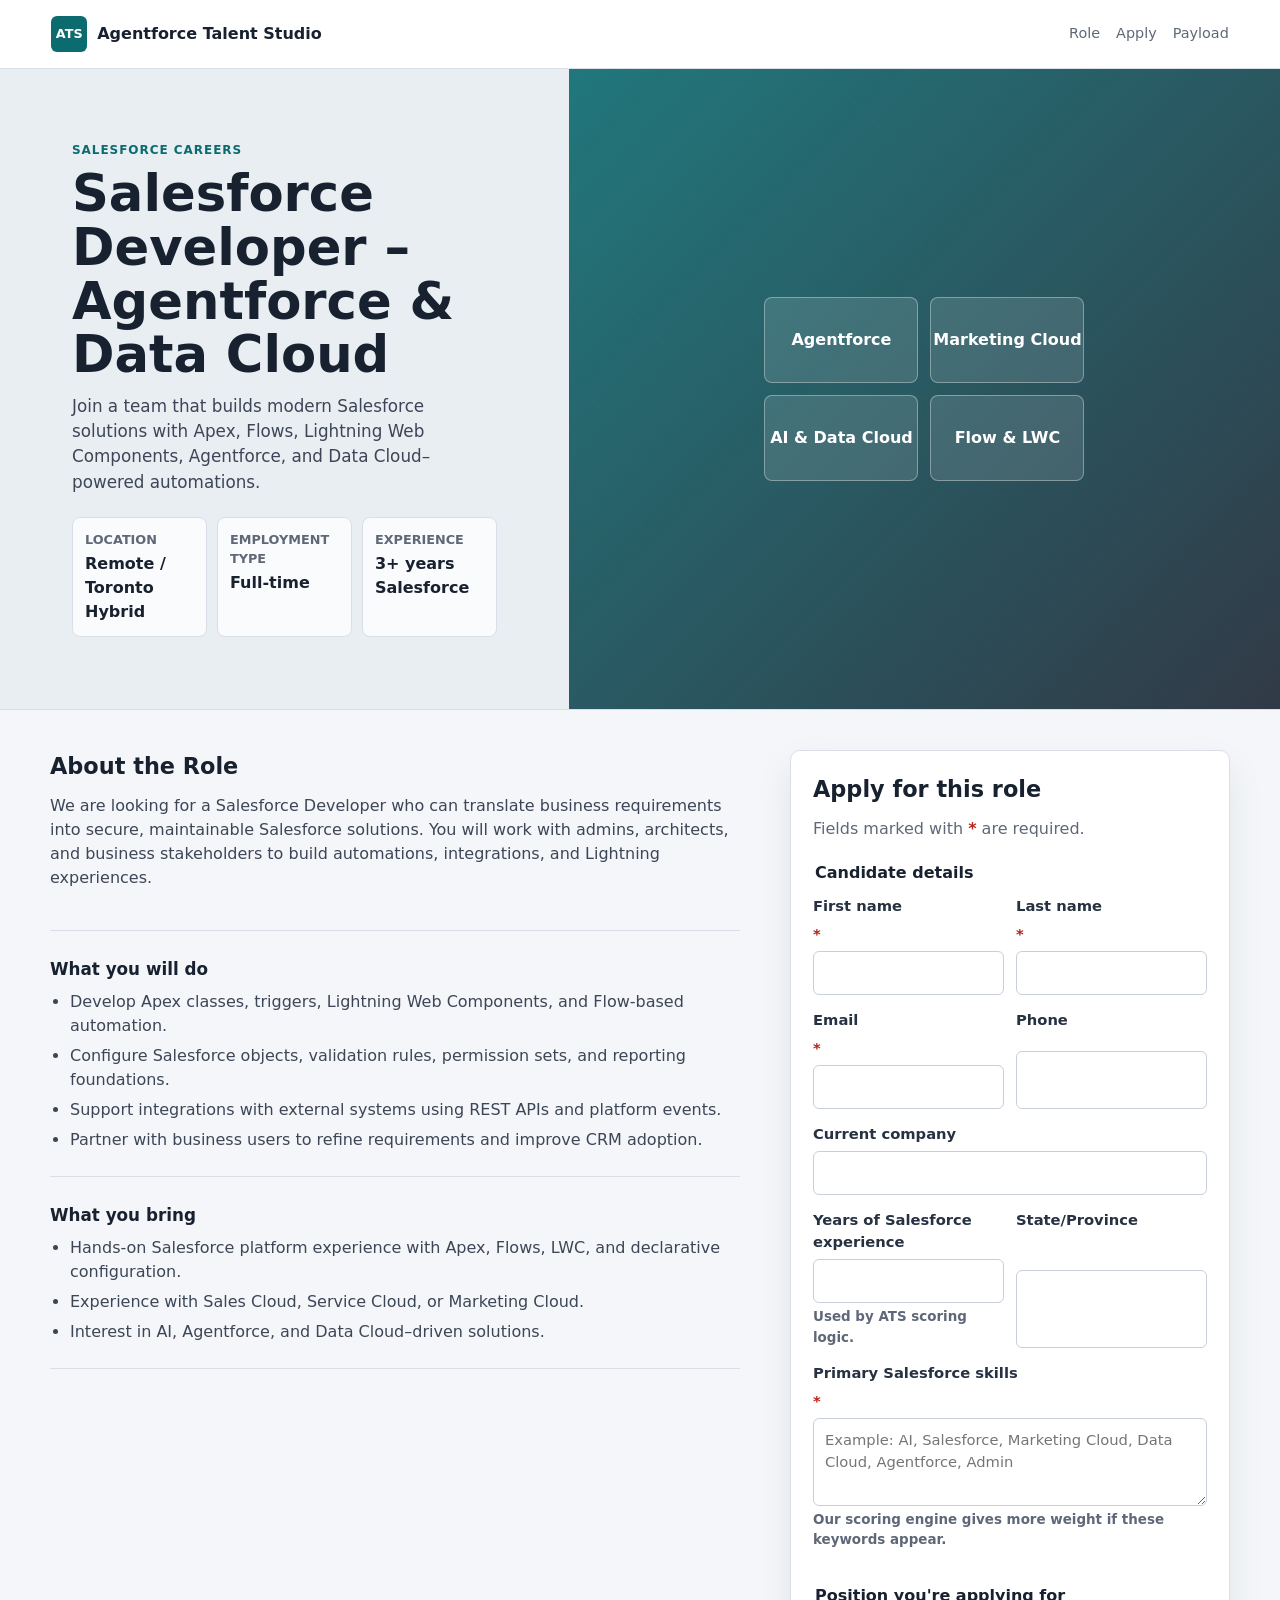
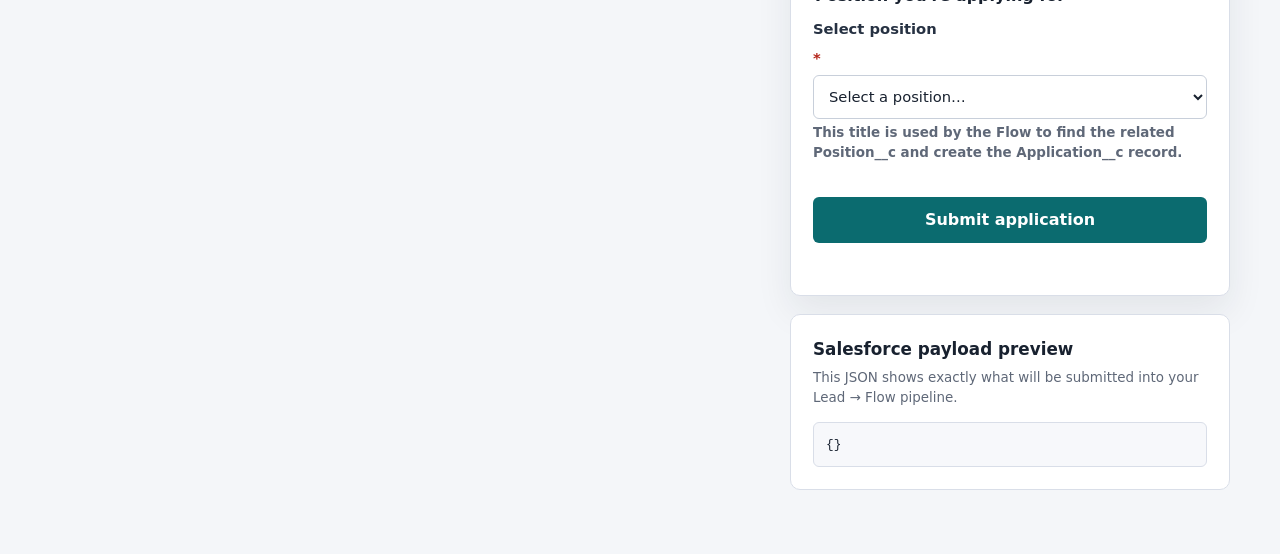
<file: index.html>
<!doctype html>
<html lang="en">
<head>
<meta charset="utf-8" />
<title>Apply for Salesforce Role</title>
<meta name="viewport" content="width=device-width, initial-scale=1" />
<link rel="stylesheet" href="styles.css" />
</head>
<body>
<header class="site-header">
<a href="#" class="brand">
<span class="brand-mark">ATS</span>
<span>Agentforce Talent Studio</span>
</a>
<nav class="top-nav">
<a href="#role">Role</a>
<a href="#apply">Apply</a>
<a href="#payload">Payload</a>
</nav>
</header>

<main>
<!-- HERO / ROLE INTRO -->
<section class="job-hero" id="role">
<div class="hero-copy">
<p class="eyebrow">Salesforce Careers</p>
<h1>Salesforce Developer – Agentforce & Data Cloud</h1>
<p>
Join a team that builds modern Salesforce solutions with Apex, Flows,
Lightning Web Components, Agentforce, and Data Cloud–powered automations.
</p>

<dl class="job-meta">
<div>
<dt>Location</dt>
<dd>Remote / Toronto Hybrid</dd>
</div>
<div>
<dt>Employment Type</dt>
<dd>Full-time</dd>
</div>
<div>
<dt>Experience</dt>
<dd>3+ years Salesforce</dd>
</div>
</dl>
</div>

<div class="hero-media">
<div class="media-panel">
<span>Agentforce</span>
<span>Marketing Cloud</span>
<span>AI & Data Cloud</span>
<span>Flow & LWC</span>
</div>
</div>
</section>

<!-- PAGE GRID: JOB DESCRIPTION + FORM + PAYLOAD -->
<section class="page-grid" id="apply">
<!-- LEFT: JOB DESCRIPTION -->
<article class="job-content">
<section>
<h2>About the Role</h2>
<p>
We are looking for a Salesforce Developer who can translate business
requirements into secure, maintainable Salesforce solutions. You will
work with admins, architects, and business stakeholders to build
automations, integrations, and Lightning experiences.
</p>
</section>

<section>
<h3>What you will do</h3>
<ul>
<li>Develop Apex classes, triggers, Lightning Web Components, and Flow-based automation.</li>
<li>Configure Salesforce objects, validation rules, permission sets, and reporting foundations.</li>
<li>Support integrations with external systems using REST APIs and platform events.</li>
<li>Partner with business users to refine requirements and improve CRM adoption.</li>
</ul>
</section>

<section>
<h3>What you bring</h3>
<ul>
<li>Hands-on Salesforce platform experience with Apex, Flows, LWC, and declarative configuration.</li>
<li>Experience with Sales Cloud, Service Cloud, or Marketing Cloud.</li>
<li>Interest in AI, Agentforce, and Data Cloud–driven solutions.</li>
</ul>
</section>
</article>

<!-- RIGHT: APPLICATION FORM + PAYLOAD PREVIEW -->
<aside class="apply-panel">
<form
  id="applicationForm"
  action="https://webto.salesforce.com/servlet/servlet.WebToLead?encoding=UTF-8&orgId=00Dbm00000jznGP"
  method="POST"
  novalidate
>
  <input type="hidden" name="oid" value="00Dbm00000jznGP" />
  <input type="hidden" name="retURL" value="https://yoursite.com" />
  <input type="hidden" name="lead_source" value="Web" />

  <!-- DEBUG (keep while testing; remove later) -->
  <input type="hidden" name="debug" value="1" />
  <input type="hidden" name="debugEmail" value="jayshah191019@gmail.com" />

<header class="form-header">
<h2>Apply for this role</h2>
<p>Fields marked with <strong>*</strong> are required.</p>
</header>

<!-- CANDIDATE SECTION -->
<fieldset>
  <legend>Candidate details</legend>

  <div class="form-row two-columns">
    <label>
      First name <strong>*</strong>
      <input type="text" name="first_name" id="first_name" maxlength="40" required />
    </label>

    <label>
      Last name <strong>*</strong>
      <input type="text" name="last_name" id="last_name" maxlength="80" required />
    </label>
  </div>

  <div class="form-row two-columns">
    <label>
      Email <strong>*</strong>
      <input type="email" name="email" id="email" maxlength="80" required />
    </label>

    <label>
      Phone
      <input type="tel" name="phone" id="phone" maxlength="40" />
    </label>
  </div>

  <label>
    Current company
    <input type="text" name="company" id="company" maxlength="40" />
  </label>

  <div class="form-row two-columns">
    <label>
      Years of Salesforce experience
      <input
        type="text"
        name="00Nbm00002a5QqX"
        id="00Nbm00002a5QqX"
      />
      <span class="help-text">Used by ATS scoring logic.</span>
    </label>

    <label>
      State/Province
      <input type="text" name="state" id="state" maxlength="20" />
    </label>
  </div>

  <label>
    Primary Salesforce skills <strong>*</strong>
    <textarea
      name="00Nbm00002a4xaA"
      id="00Nbm00002a4xaA"
      rows="3"
      required
      placeholder="Example: AI, Salesforce, Marketing Cloud, Data Cloud, Agentforce, Admin"
    ></textarea>
    <span class="help-text">
      Our scoring engine gives more weight if these keywords appear.
    </span>
  </label>
</fieldset>

<!-- POSITION SECTION -->
<fieldset>
  <legend>Position you're applying for</legend>

  <label>
    Select position <strong>*</strong>
    <select id="positionSelect" required>
      <option value="">Select a position…</option>
      <option value="Salesforce Developer" data-position-name="Salesforce Developer">Salesforce Developer</option>
      <option value="Salesforce Administrator" data-position-name="Salesforce Administrator">Salesforce Administrator</option>
      <option value="Salesforce Marketing Cloud Developer" data-position-name="Salesforce Marketing Cloud Developer">Salesforce Marketing Cloud Developer</option>
    </select>
    <span class="help-text">
      This title is used by the Flow to find the related Position__c and create the Application__c record.
    </span>
  </label>

  <input type="hidden" name="00Nbm00002a5UR7" id="desiredPositionTitle" maxlength="64" />
</fieldset>

<div class="form-actions">
<button type="submit">Submit application</button>
<p id="formStatus" class="status-message"></p>
</div>
</form>

<!-- PAYLOAD PREVIEW -->
<section class="payload-preview" id="payload">
<h3>Salesforce payload preview</h3>
<p class="help-text">
This JSON shows exactly what will be submitted into your Lead → Flow
pipeline.
</p>
<pre><code id="payloadOutput">{}</code></pre>
</section>
</aside>
</section>
</main>

<script src="script.js"></script>
</body>
</html>
</file>
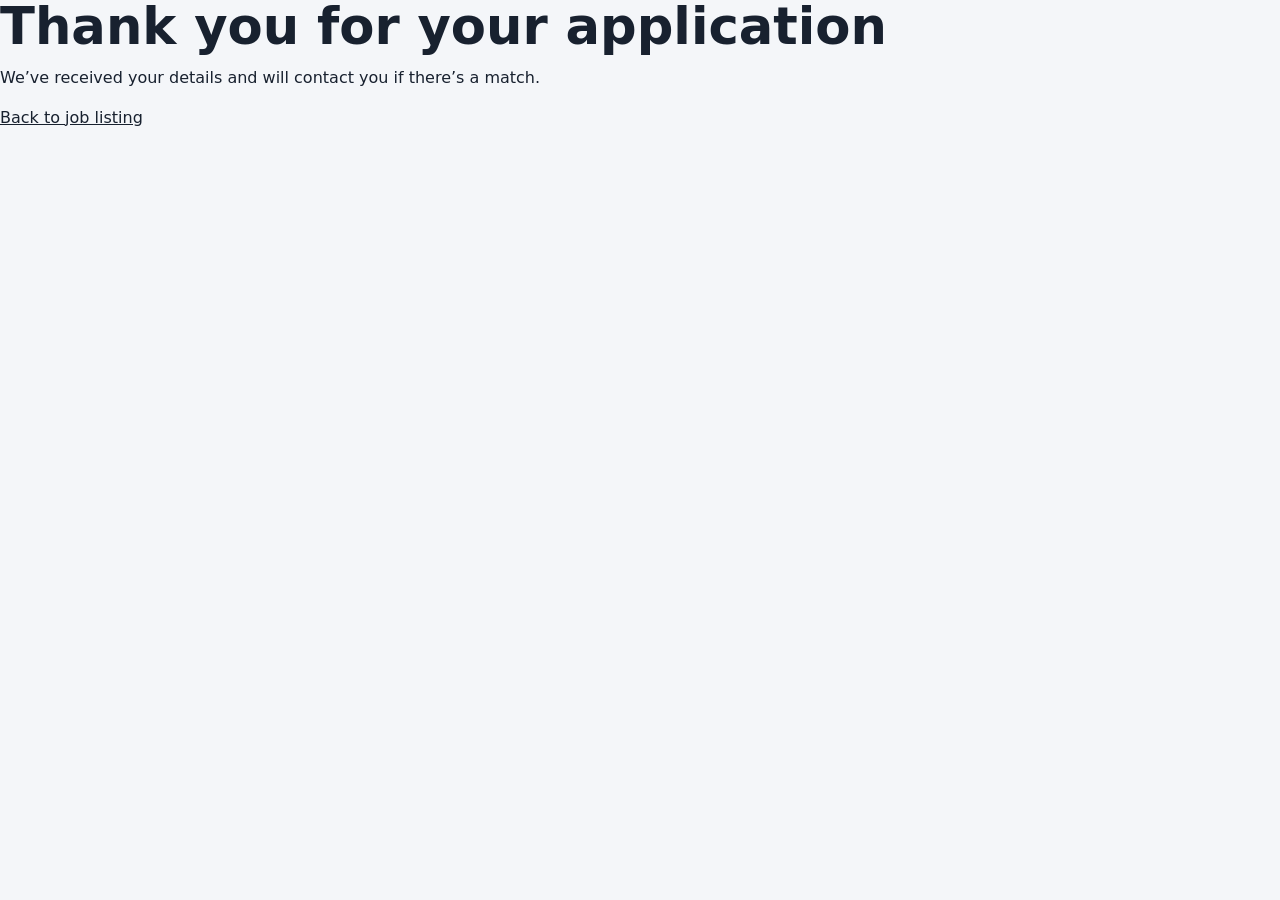
<file: thank-you.html>
<!doctype html>
<html lang="en">
  <head>
    <meta charset="utf-8">
    <title>Thank you for applying</title>
    <link rel="stylesheet" href="styles.css">
  </head>
  <body class="thank-you-page">
    <main class="thank-you">
      <h1>Thank you for your application</h1>
      <p>We’ve received your details and will contact you if there’s a match.</p>
      <p><a href="index.html">Back to job listing</a></p>
    </main>
  </body>
</html>
</file>
<file: styles.css>
:root {
--ink: #18212f;
--muted: #5f6878;
--line: #d9dee8;
--surface: #ffffff;
--soft: #f4f6f9;
--accent: #0b6b6f;
--accent-dark: #084f53;
--danger: #b42318;
--focus: #3b82f6;
font-family: system-ui, -apple-system, BlinkMacSystemFont, "Segoe UI",
sans-serif;
}

*,
*::before,
*::after {
box-sizing: border-box;
}

html {
scroll-behavior: smooth;
}

body {
margin: 0;
color: var(--ink);
background: var(--soft);
line-height: 1.5;
}

a {
color: inherit;
}

.site-header {
position: sticky;
top: 0;
z-index: 10;
display: flex;
align-items: center;
justify-content: space-between;
gap: 24px;
padding: 16px clamp(18px, 4vw, 52px);
background: rgba(255, 255, 255, 0.96);
border-bottom: 1px solid var(--line);
backdrop-filter: blur(10px);
}

.brand {
display: flex;
align-items: center;
gap: 10px;
font-weight: 700;
text-decoration: none;
}

.brand-mark {
display: grid;
place-items: center;
width: 36px;
height: 36px;
border-radius: 6px;
background: var(--accent);
color: #fff;
font-size: 0.8rem;
}

.top-nav {
display: flex;
align-items: center;
gap: 16px;
color: var(--muted);
font-size: 0.9rem;
}

.top-nav a {
text-decoration: none;
}

.top-nav a:hover {
color: var(--accent);
}

/* HERO */

.job-hero {
display: grid;
grid-template-columns: minmax(280px, 0.8fr) minmax(320px, 1fr);
min-height: 380px;
background: #e9eef2;
border-bottom: 1px solid var(--line);
}

.hero-copy {
align-self: center;
max-width: 760px;
padding: clamp(28px, 6vw, 72px);
}

.eyebrow {
margin: 0 0 8px;
color: var(--accent);
font-size: 0.75rem;
font-weight: 700;
text-transform: uppercase;
letter-spacing: 0.08em;
}

h1,
h2,
h3,
p {
margin-top: 0;
}

h1 {
margin-bottom: 12px;
font-size: clamp(2.2rem, 4vw, 3.4rem);
line-height: 1.05;
}

h2 {
margin-bottom: 10px;
font-size: 1.4rem;
}

h3 {
margin-bottom: 8px;
font-size: 1.05rem;
}

.hero-copy > p:not(.eyebrow) {
max-width: 640px;
color: #3c4657;
font-size: 1.05rem;
}

.job-meta {
display: grid;
grid-template-columns: repeat(3, minmax(0, 1fr));
gap: 10px;
margin: 22px 0 0;
}

.job-meta div {
padding: 12px;
border: 1px solid var(--line);
border-radius: 8px;
background: rgba(255, 255, 255, 0.8);
}

.job-meta dt {
margin: 0;
color: var(--muted);
font-size: 0.8rem;
font-weight: 700;
text-transform: uppercase;
}

.job-meta dd {
margin: 3px 0 0;
font-weight: 700;
}

.hero-media {
display: grid;
place-items: center;
min-height: 320px;
padding: clamp(24px, 5vw, 56px);
background: linear-gradient(
135deg,
rgba(11, 107, 111, 0.9),
rgba(24, 33, 47, 0.88)
),
repeating-linear-gradient(
45deg,
rgba(255, 255, 255, 0.18) 0 2px,
transparent 2px 18px
);
}

.media-panel {
display: grid;
grid-template-columns: repeat(2, minmax(90px, 1fr));
gap: 12px;
width: min(320px, 100%);
}

.media-panel span {
display: grid;
min-height: 86px;
place-items: center;
color: #fff;
border-radius: 8px;
border: 1px solid rgba(255, 255, 255, 0.35);
background: rgba(255, 255, 255, 0.12);
font-weight: 700;
}

/* PAGE GRID */

.page-grid {
display: grid;
grid-template-columns: minmax(0, 1fr) minmax(340px, 440px);
gap: clamp(26px, 4vw, 50px);
width: min(1180px, 100% - 40px);
margin: 40px auto 64px;
align-items: flex-start;
}

.job-content {
display: grid;
gap: 26px;
}

.job-content section {
padding-bottom: 24px;
border-bottom: 1px solid var(--line);
}

.job-content p,
.job-content li {
color: #3d4656;
}

.job-content ul {
margin: 0;
padding-left: 20px;
}

.job-content li + li {
margin-top: 6px;
}

/* FORM + PAYLOAD PANEL */

.apply-panel {
position: sticky;
top: 90px;
display: grid;
gap: 18px;
}

form,
.payload-preview {
padding: 22px;
border-radius: 10px;
border: 1px solid var(--line);
background: var(--surface);
box-shadow: 0 16px 36px rgba(24, 33, 47, 0.08);
}

.form-header {
margin-bottom: 20px;
}

.form-header p:last-child {
margin-bottom: 0;
color: var(--muted);
}

fieldset {
min-width: 0;
margin: 0 0 20px;
padding: 0;
border: 0;
}

legend {
margin-bottom: 10px;
font-weight: 700;
}

label {
display: grid;
gap: 6px;
margin-bottom: 14px;
font-size: 0.92rem;
color: #263142;
font-weight: 600;
}

strong {
color: var(--danger);
}

.form-row {
display: grid;
gap: 12px;
}

.two-columns {
grid-template-columns: repeat(2, minmax(0, 1fr));
}

input,
select,
textarea {
width: 100%;
min-height: 44px;
padding: 10px 11px;
color: var(--ink);
border-radius: 6px;
border: 1px solid #c8cfda;
background: #fff;
font: inherit;
font-weight: 400;
}

textarea {
resize: vertical;
min-height: 80px;
}

input:focus,
select:focus,
textarea:focus,
button:focus {
outline: 3px solid rgba(59, 130, 246, 0.28);
outline-offset: 1px;
border-color: var(--focus);
}

input:user-invalid,
textarea:user-invalid {
border-color: var(--danger);
}

.help-text {
margin-top: -2px;
color: var(--muted);
font-size: 0.84rem;
}

.file-label input[type="file"] {
padding: 8px;
}

.form-actions {
display: grid;
gap: 10px;
}

button {
min-height: 46px;
padding: 0 18px;
border-radius: 6px;
border: 0;
background: var(--accent);
color: #fff;
font: inherit;
font-weight: 700;
cursor: pointer;
}

button:hover {
background: var(--accent-dark);
}

.status-message {
min-height: 20px;
margin: 0;
font-size: 0.9rem;
font-weight: 600;
color: var(--accent-dark);
}

.payload-preview {
box-shadow: none;
}

.payload-preview pre {
max-height: 260px;
margin: 0;
padding: 12px;
border-radius: 6px;
border: 1px solid var(--line);
background: #f7f8fb;
font-size: 0.8rem;
overflow: auto;
white-space: pre-wrap;
word-break: break-word;
}

/* RESPONSIVE */

@media (max-width: 940px) {
.job-hero,
.page-grid {
grid-template-columns: 1fr;
}

.apply-panel {
position: static;
}
}

@media (max-width: 640px) {
.site-header {
flex-direction: column;
align-items: flex-start;
gap: 10px;
}

.top-nav {
width: 100%;
justify-content: space-between;
gap: 8px;
}

.two-columns {
grid-template-columns: 1fr;
}

.job-hero {
grid-template-columns: 1fr;
}

.hero-copy {
padding: 24px 18px;
}

.page-grid {
width: min(100% - 26px, 1180px);
margin-top: 26px;
}

form,
.payload-preview {
padding: 18px;
}
}
</file>
